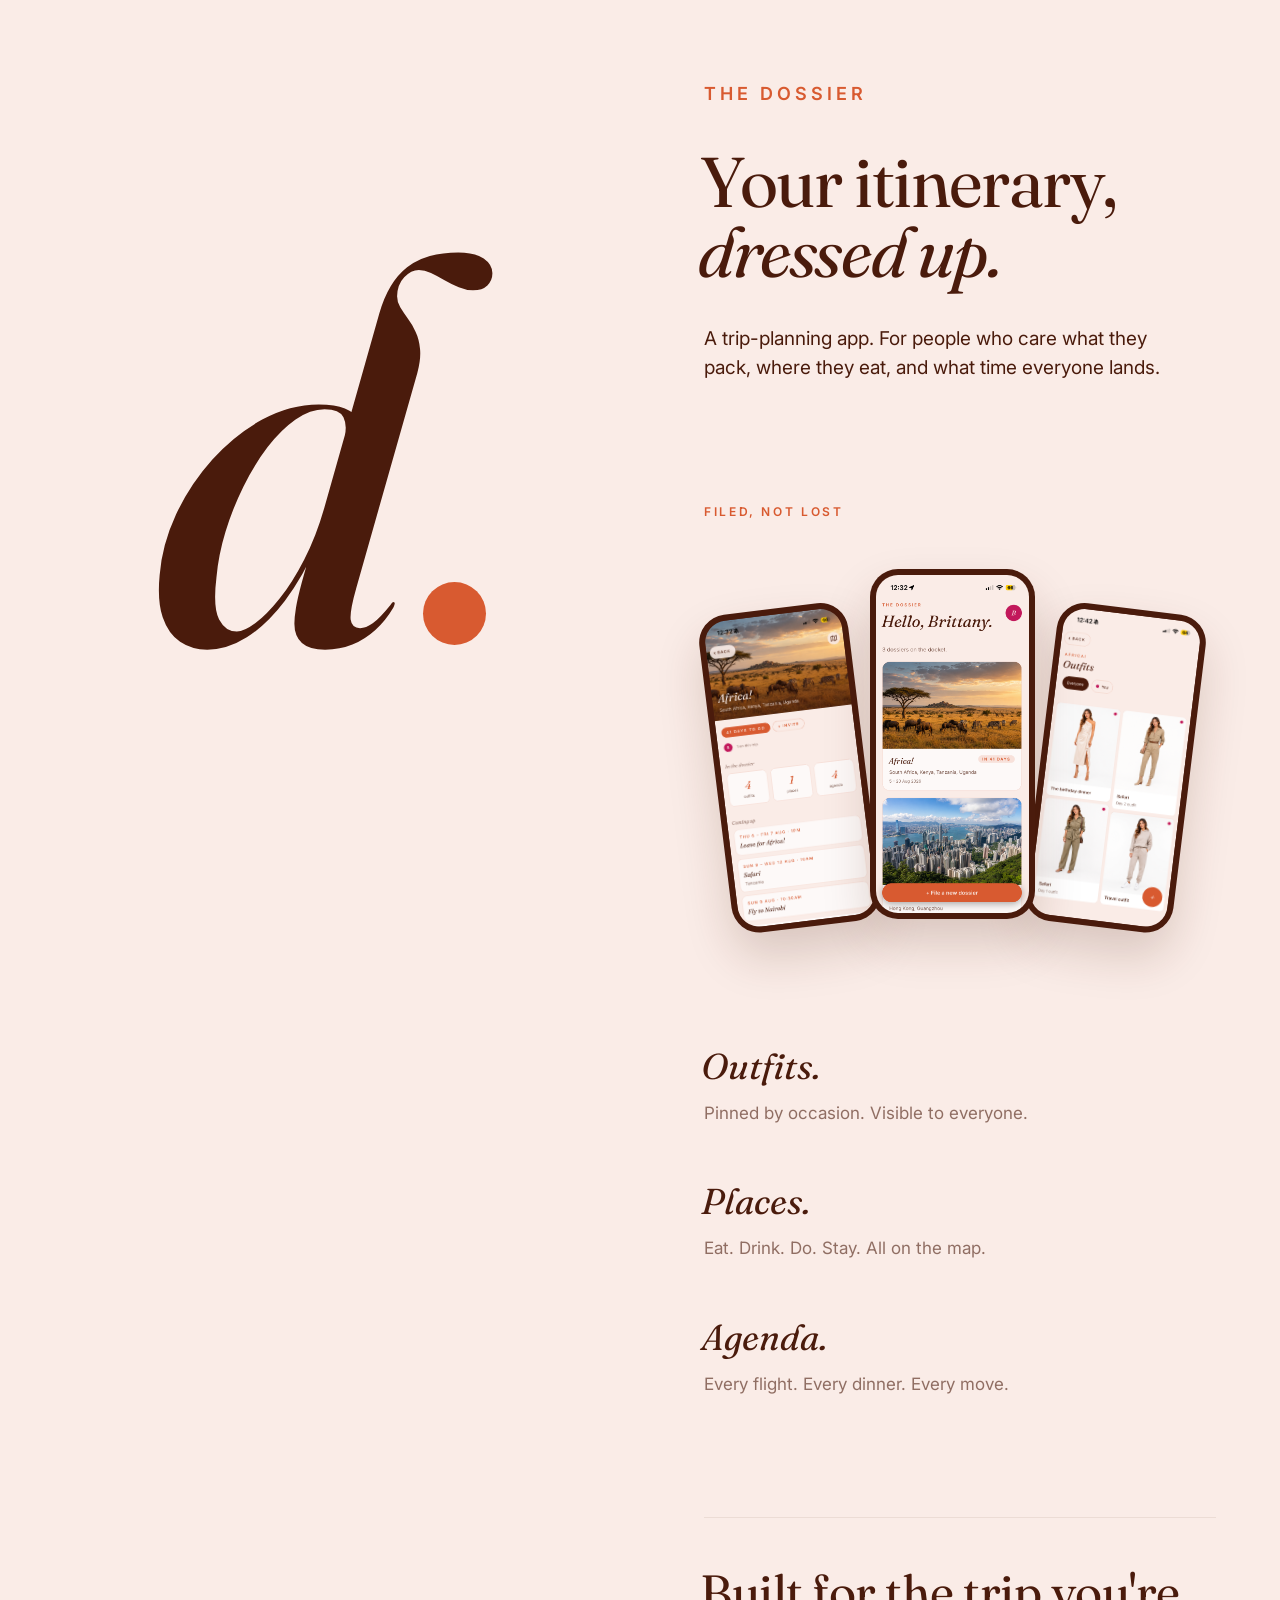
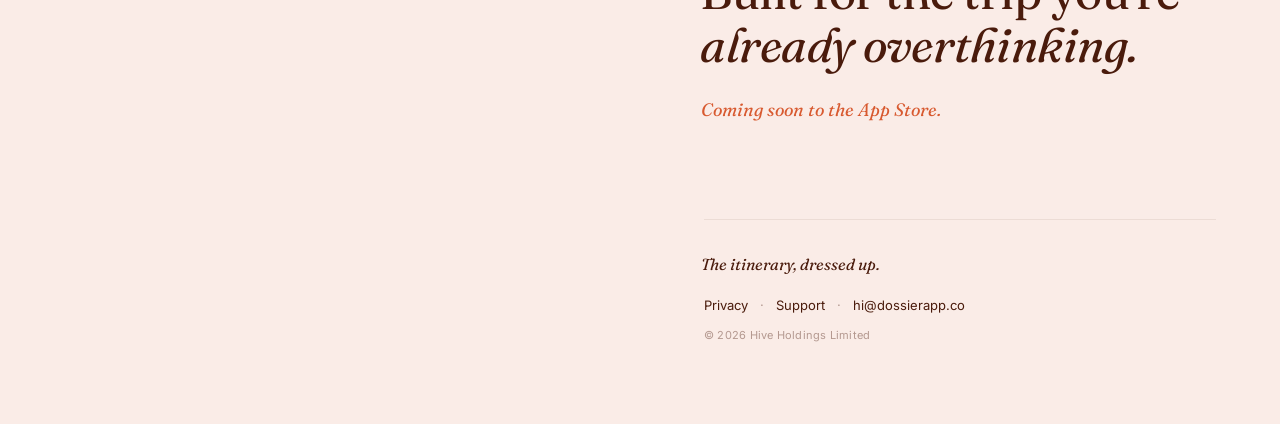
<file: index.html>
<!DOCTYPE html>
<html lang="en">
<head>
  <meta charset="UTF-8">
  <meta name="viewport" content="width=device-width, initial-scale=1.0">
  <title>The Dossier — your itinerary, dressed up</title>
  <meta name="description" content="The itinerary, dressed up. Built for the trip you're already overthinking.">
  <link href="https://fonts.googleapis.com/css2?family=Fraunces:ital,opsz,wght@0,9..144,400;0,9..144,500;0,9..144,600;1,9..144,400;1,9..144,500&family=Inter:wght@400;500;600&display=swap" rel="stylesheet">
  <link rel="stylesheet" href="styles.css">
</head>
<body>
  <div class="page">
    <aside class="logo-pane">
      <div class="logo-wrap">
        <span class="logo-d">d</span>
        <span class="logo-dot"></span>
      </div>
    </aside>

    <main class="content-pane">
      <section class="hero">
        <p class="eyebrow">THE DOSSIER</p>
        <h1>Your itinerary,<br><em>dressed up.</em></h1>
        <p class="lede">A trip-planning app. For people who care what they pack, where they eat, and what time everyone lands.</p>

      </section>

      <section class="phones">
        <p class="eyebrow-small">FILED, NOT LOST</p>
        <div class="phones-row">

          <!-- PHONE 1 (left): Trip detail -->
          <div class="phone phone-1">
            <div class="phone-screen">
              <img class="screen-img" src="screenshots/IMG_5885.PNG" alt="An Africa trip in The Dossier, showing days to go and the agenda" width="620" height="1348">
            </div>
          </div>

          <!-- PHONE 2 (centre): Home screen -->
          <div class="phone phone-2">
            <div class="phone-screen">
              <img class="screen-img" src="screenshots/IMG_5884.PNG" alt="The Dossier home screen with a list of upcoming trips" width="620" height="1348">
            </div>
          </div>

          <!-- PHONE 3 (right): Outfits board -->
          <div class="phone phone-3">
            <div class="phone-screen">
              <img class="screen-img" src="screenshots/IMG_5894.PNG" alt="The outfits board for a trip, with looks pinned by occasion" width="620" height="1348">
            </div>
          </div>

        </div>
      </section>

      <section class="features">
        <div class="feature">
          <h3><em>Outfits.</em></h3>
          <p>Pinned by occasion. Visible to everyone.</p>
        </div>
        <div class="feature">
          <h3><em>Places.</em></h3>
          <p>Eat. Drink. Do. Stay. All on the map.</p>
        </div>
        <div class="feature">
          <h3><em>Agenda.</em></h3>
          <p>Every flight. Every dinner. Every move.</p>
        </div>
      </section>

      <section class="close">
        <h2>Built for the trip you're <em>already overthinking.</em></h2>
        <p class="close-note">Coming soon to the App Store.</p>
      </section>

      <footer>
        <p class="footer-tag"><em>The itinerary, dressed up.</em></p>
        <p class="footer-links">
          <a href="/privacy">Privacy</a>
          <span>·</span>
          <a href="/support">Support</a>
          <span>·</span>
          <a href="mailto:hi@dossierapp.co">hi@dossierapp.co</a>
        </p>
        <p class="footer-copy">© 2026 Hive Holdings Limited</p>
      </footer>
    </main>
  </div>
</body>
</html>
</file>
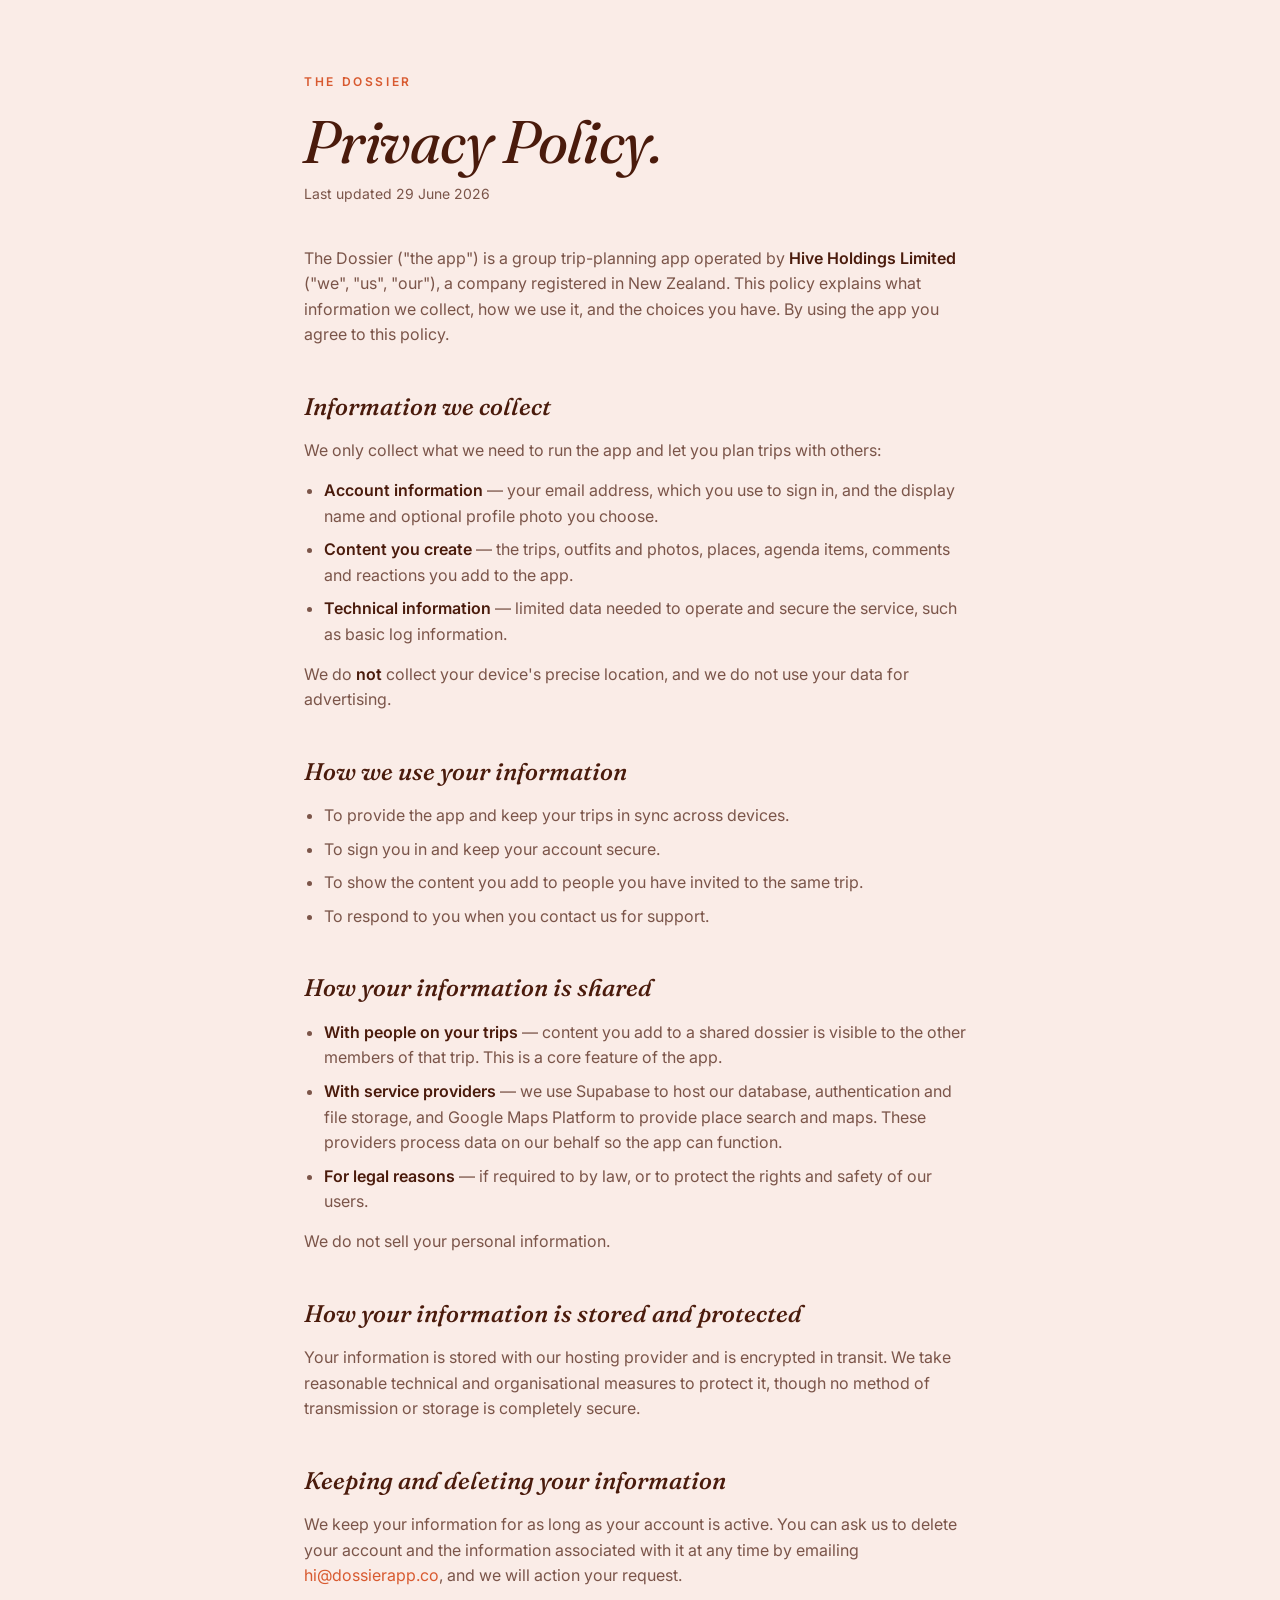
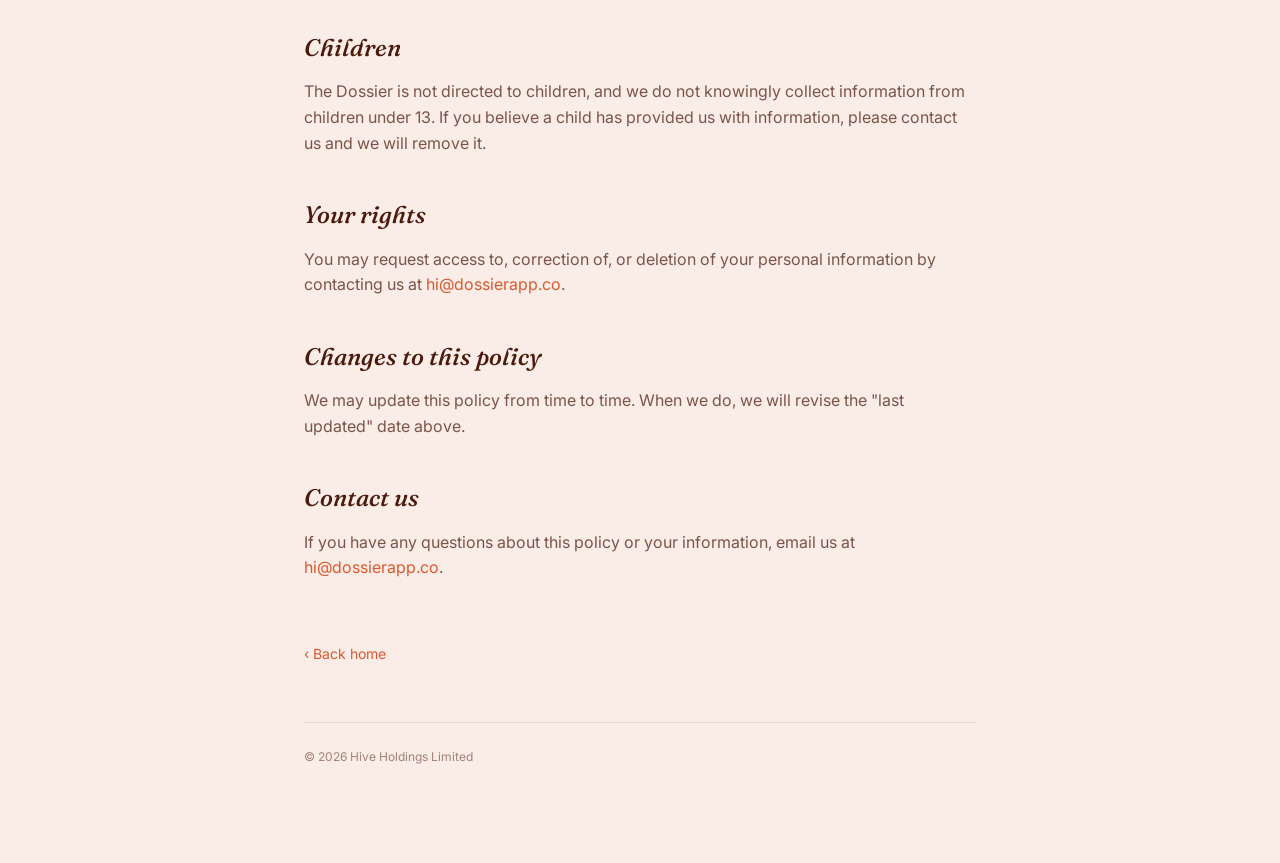
<file: privacy.html>
<!DOCTYPE html>
<html lang="en">
<head>
  <meta charset="UTF-8">
  <meta name="viewport" content="width=device-width, initial-scale=1.0">
  <title>Privacy Policy — The Dossier</title>
  <meta name="description" content="The privacy policy for The Dossier, a group trip-planning app by Hive Holdings Limited.">
  <link href="https://fonts.googleapis.com/css2?family=Fraunces:ital,opsz,wght@0,9..144,400;1,9..144,400;1,9..144,500&family=Inter:wght@400;500;600&display=swap" rel="stylesheet">
  <style>
    * { margin: 0; padding: 0; box-sizing: border-box; }
    :root { --cream: #FAECE7; --coral: #D85A30; --wine: #4A1B0C; --wine-soft: rgba(74, 27, 12, 0.72); }
    html, body { background: var(--cream); color: var(--wine); font-family: 'Inter', -apple-system, sans-serif; -webkit-font-smoothing: antialiased; line-height: 1.6; }
    .wrap { max-width: 720px; margin: 0 auto; padding: 72px 24px 96px; }
    .eyebrow { font-weight: 600; font-size: 12px; letter-spacing: 0.22em; color: var(--coral); text-transform: uppercase; margin-bottom: 20px; }
    h1 { font-family: 'Fraunces', Georgia, serif; font-style: italic; font-weight: 400; font-size: clamp(40px, 7vw, 60px); line-height: 1.0; letter-spacing: -0.02em; margin-bottom: 12px; margin-left: -2px; }
    .updated { color: var(--wine-soft); font-size: 14px; margin-bottom: 40px; }
    h2 { font-family: 'Fraunces', Georgia, serif; font-style: italic; font-weight: 500; font-size: 24px; margin: 40px 0 12px; }
    p { color: var(--wine-soft); font-size: 16px; margin-bottom: 14px; }
    ul { color: var(--wine-soft); font-size: 16px; margin: 0 0 14px 20px; }
    li { margin-bottom: 8px; }
    a { color: var(--coral); text-decoration: none; }
    a:hover { text-decoration: underline; }
    strong { color: var(--wine); font-weight: 600; }
    .back { display: inline-block; margin-top: 48px; font-size: 14px; }
    footer { margin-top: 56px; padding-top: 24px; border-top: 1px solid rgba(74,27,12,0.1); font-size: 12px; color: rgba(74,27,12,0.5); }
  </style>
</head>
<body>
  <main class="wrap">
    <p class="eyebrow">The Dossier</p>
    <h1>Privacy Policy.</h1>
    <p class="updated">Last updated 29 June 2026</p>

    <p>The Dossier ("the app") is a group trip-planning app operated by <strong>Hive Holdings Limited</strong> ("we", "us", "our"), a company registered in New Zealand. This policy explains what information we collect, how we use it, and the choices you have. By using the app you agree to this policy.</p>

    <h2>Information we collect</h2>
    <p>We only collect what we need to run the app and let you plan trips with others:</p>
    <ul>
      <li><strong>Account information</strong> — your email address, which you use to sign in, and the display name and optional profile photo you choose.</li>
      <li><strong>Content you create</strong> — the trips, outfits and photos, places, agenda items, comments and reactions you add to the app.</li>
      <li><strong>Technical information</strong> — limited data needed to operate and secure the service, such as basic log information.</li>
    </ul>
    <p>We do <strong>not</strong> collect your device's precise location, and we do not use your data for advertising.</p>

    <h2>How we use your information</h2>
    <ul>
      <li>To provide the app and keep your trips in sync across devices.</li>
      <li>To sign you in and keep your account secure.</li>
      <li>To show the content you add to people you have invited to the same trip.</li>
      <li>To respond to you when you contact us for support.</li>
    </ul>

    <h2>How your information is shared</h2>
    <ul>
      <li><strong>With people on your trips</strong> — content you add to a shared dossier is visible to the other members of that trip. This is a core feature of the app.</li>
      <li><strong>With service providers</strong> — we use Supabase to host our database, authentication and file storage, and Google Maps Platform to provide place search and maps. These providers process data on our behalf so the app can function.</li>
      <li><strong>For legal reasons</strong> — if required to by law, or to protect the rights and safety of our users.</li>
    </ul>
    <p>We do not sell your personal information.</p>

    <h2>How your information is stored and protected</h2>
    <p>Your information is stored with our hosting provider and is encrypted in transit. We take reasonable technical and organisational measures to protect it, though no method of transmission or storage is completely secure.</p>

    <h2>Keeping and deleting your information</h2>
    <p>We keep your information for as long as your account is active. You can ask us to delete your account and the information associated with it at any time by emailing <a href="mailto:hi@dossierapp.co">hi@dossierapp.co</a>, and we will action your request.</p>

    <h2>Children</h2>
    <p>The Dossier is not directed to children, and we do not knowingly collect information from children under 13. If you believe a child has provided us with information, please contact us and we will remove it.</p>

    <h2>Your rights</h2>
    <p>You may request access to, correction of, or deletion of your personal information by contacting us at <a href="mailto:hi@dossierapp.co">hi@dossierapp.co</a>.</p>

    <h2>Changes to this policy</h2>
    <p>We may update this policy from time to time. When we do, we will revise the "last updated" date above.</p>

    <h2>Contact us</h2>
    <p>If you have any questions about this policy or your information, email us at <a href="mailto:hi@dossierapp.co">hi@dossierapp.co</a>.</p>

    <a class="back" href="/">‹ Back home</a>
    <footer>© 2026 Hive Holdings Limited</footer>
  </main>
</body>
</html>
</file>
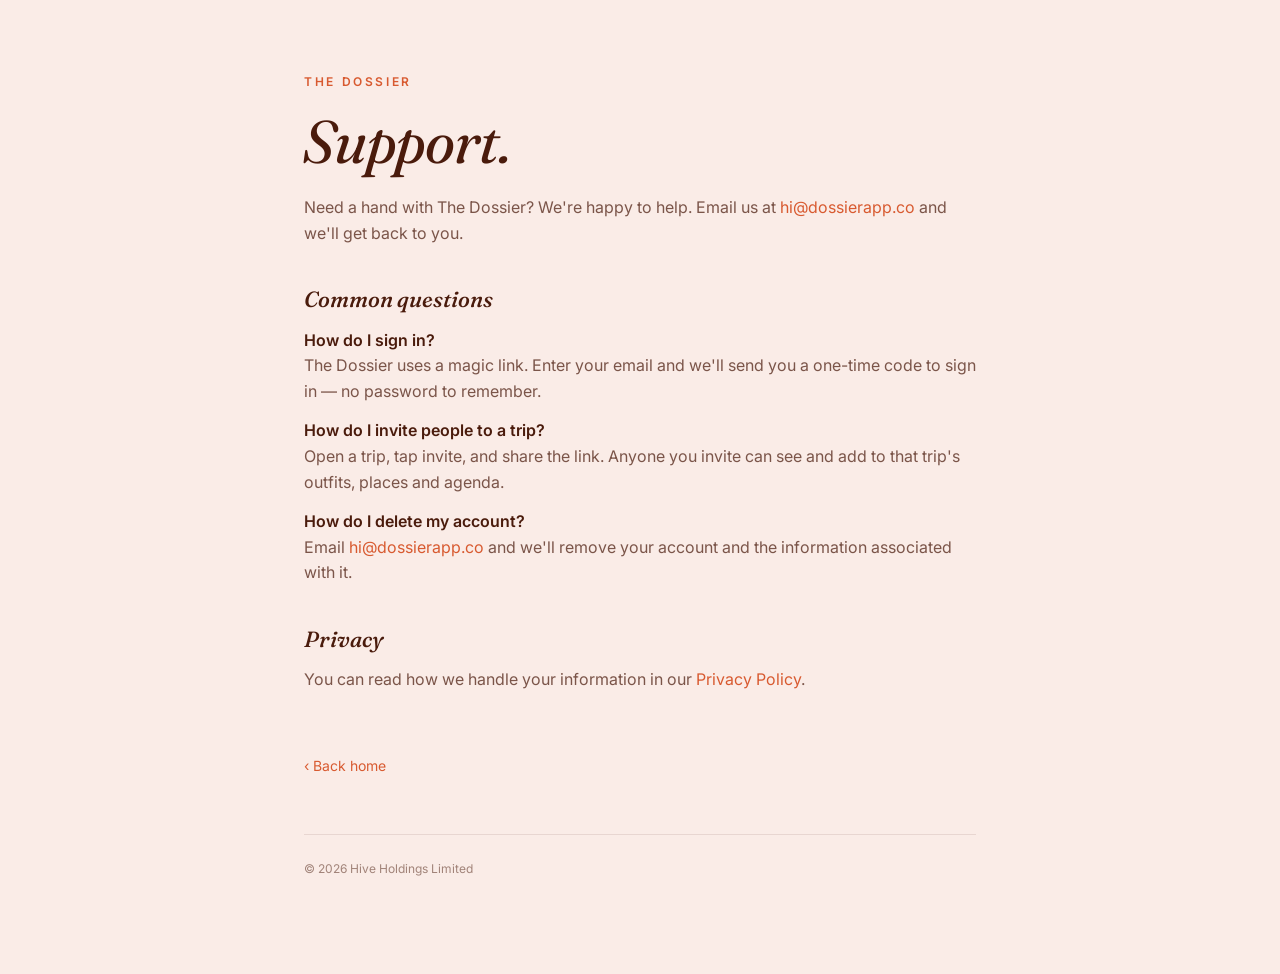
<file: support.html>
<!DOCTYPE html>
<html lang="en">
<head>
  <meta charset="UTF-8">
  <meta name="viewport" content="width=device-width, initial-scale=1.0">
  <title>Support — The Dossier</title>
  <meta name="description" content="Support and help for The Dossier, a group trip-planning app.">
  <link href="https://fonts.googleapis.com/css2?family=Fraunces:ital,opsz,wght@0,9..144,400;1,9..144,400;1,9..144,500&family=Inter:wght@400;500;600&display=swap" rel="stylesheet">
  <style>
    * { margin: 0; padding: 0; box-sizing: border-box; }
    :root { --cream: #FAECE7; --coral: #D85A30; --wine: #4A1B0C; --wine-soft: rgba(74, 27, 12, 0.72); }
    html, body { background: var(--cream); color: var(--wine); font-family: 'Inter', -apple-system, sans-serif; -webkit-font-smoothing: antialiased; line-height: 1.6; }
    .wrap { max-width: 720px; margin: 0 auto; padding: 72px 24px 96px; }
    .eyebrow { font-weight: 600; font-size: 12px; letter-spacing: 0.22em; color: var(--coral); text-transform: uppercase; margin-bottom: 20px; }
    h1 { font-family: 'Fraunces', Georgia, serif; font-style: italic; font-weight: 400; font-size: clamp(40px, 7vw, 60px); line-height: 1.0; letter-spacing: -0.02em; margin-bottom: 24px; margin-left: -2px; }
    h2 { font-family: 'Fraunces', Georgia, serif; font-style: italic; font-weight: 500; font-size: 22px; margin: 36px 0 10px; }
    p { color: var(--wine-soft); font-size: 16px; margin-bottom: 14px; }
    a { color: var(--coral); text-decoration: none; }
    a:hover { text-decoration: underline; }
    strong { color: var(--wine); font-weight: 600; }
    .back { display: inline-block; margin-top: 48px; font-size: 14px; }
    footer { margin-top: 56px; padding-top: 24px; border-top: 1px solid rgba(74,27,12,0.1); font-size: 12px; color: rgba(74,27,12,0.5); }
  </style>
</head>
<body>
  <main class="wrap">
    <p class="eyebrow">The Dossier</p>
    <h1>Support.</h1>

    <p>Need a hand with The Dossier? We're happy to help. Email us at <a href="mailto:hi@dossierapp.co">hi@dossierapp.co</a> and we'll get back to you.</p>

    <h2>Common questions</h2>
    <p><strong>How do I sign in?</strong><br>The Dossier uses a magic link. Enter your email and we'll send you a one-time code to sign in — no password to remember.</p>
    <p><strong>How do I invite people to a trip?</strong><br>Open a trip, tap invite, and share the link. Anyone you invite can see and add to that trip's outfits, places and agenda.</p>
    <p><strong>How do I delete my account?</strong><br>Email <a href="mailto:hi@dossierapp.co">hi@dossierapp.co</a> and we'll remove your account and the information associated with it.</p>

    <h2>Privacy</h2>
    <p>You can read how we handle your information in our <a href="/privacy">Privacy Policy</a>.</p>

    <a class="back" href="/">‹ Back home</a>
    <footer>© 2026 Hive Holdings Limited</footer>
  </main>
</body>
</html>
</file>
<file: styles.css>
* {
  margin: 0;
  padding: 0;
  box-sizing: border-box;
}

:root {
  --cream: #FAECE7;
  --coral: #D85A30;
  --wine: #4A1B0C;
  --wine-soft: rgba(74, 27, 12, 0.6);
  --wine-very-soft: rgba(74, 27, 12, 0.4);
  --magenta: #B83563;
  --blue: #3D5A80;
  --map-green: #C8D5B9;
  --map-water: #A7B8C8;
}

html, body {
  background: var(--cream);
  color: var(--wine);
  font-family: 'Inter', -apple-system, sans-serif;
  -webkit-font-smoothing: antialiased;
  line-height: 1.5;
}

.page { display: flex; min-height: 100vh; }

/* Logo pane — fixed left */
.logo-pane {
  position: fixed;
  top: 0;
  left: 0;
  width: 50vw;
  height: 100vh;
  display: flex;
  align-items: center;
  justify-content: center;
  background: var(--cream);
  z-index: 1;
}

.logo-wrap {
  position: relative;
  display: inline-flex;
  align-items: baseline;
  line-height: 1;
}

.logo-d {
  font-family: 'Fraunces', Georgia, serif;
  font-style: italic;
  font-weight: 500;
  font-size: 60vh;
  line-height: 0.85;
  color: var(--wine);
  display: block;
}

.logo-dot {
  width: 7vh;
  height: 7vh;
  background: var(--coral);
  border-radius: 50%;
  margin-left: 1.5vh;
  flex-shrink: 0;
}

/* Content pane */
.content-pane {
  margin-left: 50vw;
  width: 50vw;
  padding: 80px 64px;
  min-height: 100vh;
}

/* Eyebrows */
.eyebrow {
  font-family: 'Inter', sans-serif;
  font-weight: 600;
  font-size: 18px;
  letter-spacing: 0.22em;
  color: var(--coral);
  margin-bottom: 40px;
}

.eyebrow-small {
  font-family: 'Inter', sans-serif;
  font-weight: 600;
  font-size: 12px;
  letter-spacing: 0.22em;
  color: var(--coral);
  margin-bottom: 48px;
}

/* Hero */
.hero { margin-bottom: 120px; }

h1 {
  font-family: 'Fraunces', Georgia, serif;
  font-weight: 400;
  font-size: clamp(48px, 5.5vw, 72px);
  line-height: 1.0;
  letter-spacing: -0.02em;
  margin-bottom: 36px;
  margin-left: -4px;
}

h1 em {
  font-style: italic;
  display: inline-block;
  margin-left: -2px;
}

.lede {
  font-size: 19px;
  line-height: 1.55;
  margin-bottom: 32px;
  max-width: 480px;
}

.hero-note {
  font-family: 'Fraunces', Georgia, serif;
  font-style: italic;
  color: var(--wine-soft);
  font-size: 16px;
  margin-left: -4px;
}

/* Phones */
.phones { margin-bottom: 120px; }

.phones-row {
  display: flex;
  align-items: center;
  justify-content: center;
  gap: 8px;
  margin-left: -16px;
}

.phone {
  background: var(--wine);
  border-radius: 28px;
  padding: 6px;
  flex-shrink: 0;
  box-shadow: 0 24px 48px rgba(74, 27, 12, 0.18);
}

.phone-1 { transform: rotate(-7deg) translateY(24px); width: 150px; height: 320px; }
.phone-2 { transform: rotate(0deg); width: 165px; height: 350px; z-index: 2; }
.phone-3 { transform: rotate(7deg) translateY(24px); width: 150px; height: 320px; }

.phone-screen {
  background: var(--cream);
  border-radius: 22px;
  height: 100%;
  overflow: hidden;
  position: relative;
}

/* Real app screenshots fill each phone */
.screen-img {
  width: 100%;
  height: 100%;
  object-fit: cover;
  display: block;
}

/* Features */
.features { margin-bottom: 120px; display: grid; gap: 48px; }

.feature h3 {
  font-family: 'Fraunces', Georgia, serif;
  font-weight: 400;
  font-size: 36px;
  margin-bottom: 8px;
  margin-left: -3px;
  color: var(--wine);
}

.feature h3 em { font-style: italic; }

.feature p { font-size: 17px; color: var(--wine-soft); line-height: 1.5; }

/* Close */
.close {
  margin-bottom: 96px;
  padding-top: 48px;
  border-top: 1px solid rgba(74, 27, 12, 0.08);
}

.close h2 {
  font-family: 'Fraunces', Georgia, serif;
  font-weight: 400;
  font-size: clamp(32px, 4vw, 48px);
  line-height: 1.1;
  letter-spacing: -0.01em;
  margin-bottom: 24px;
  margin-left: -4px;
  color: var(--wine);
}

.close h2 em { font-style: italic; }

.close-note {
  font-family: 'Fraunces', Georgia, serif;
  font-style: italic;
  color: var(--coral);
  font-size: 18px;
  margin-left: -3px;
}

/* Footer */
footer { padding-top: 32px; border-top: 1px solid rgba(74, 27, 12, 0.08); }

.footer-tag {
  font-family: 'Fraunces', Georgia, serif;
  font-style: italic;
  font-size: 16px;
  color: var(--wine);
  margin-bottom: 20px;
  margin-left: -3px;
}

.footer-links { font-size: 13px; color: var(--wine-soft); margin-bottom: 12px; }
.footer-links a { color: var(--wine); text-decoration: none; }
.footer-links a:hover { text-decoration: underline; }
.footer-links span { margin: 0 8px; color: var(--wine-very-soft); }
.footer-copy { font-size: 11px; color: var(--wine-very-soft); letter-spacing: 0.02em; }

/* Mobile */
@media (max-width: 900px) {
  .page { flex-direction: column; }

  .logo-pane {
    position: relative;
    width: 100vw;
    height: 60vh;
    min-height: 480px;
  }

  .logo-d { font-size: 44vh; }
  .logo-dot { width: 5vh; height: 5vh; margin-top: 9vh; }

  .content-pane { margin-left: 0; width: 100vw; padding: 48px 24px; }

  .phones-row { gap: 6px; margin-left: 0; }
  .phone-1, .phone-3 { width: 110px; height: 240px; }
  .phone-2 { width: 120px; height: 260px; }

  h1 { font-size: clamp(40px, 10vw, 64px); }
  .eyebrow { font-size: 15px; }
  .features { gap: 36px; }
  .feature h3 { font-size: 30px; }
}
</file>
